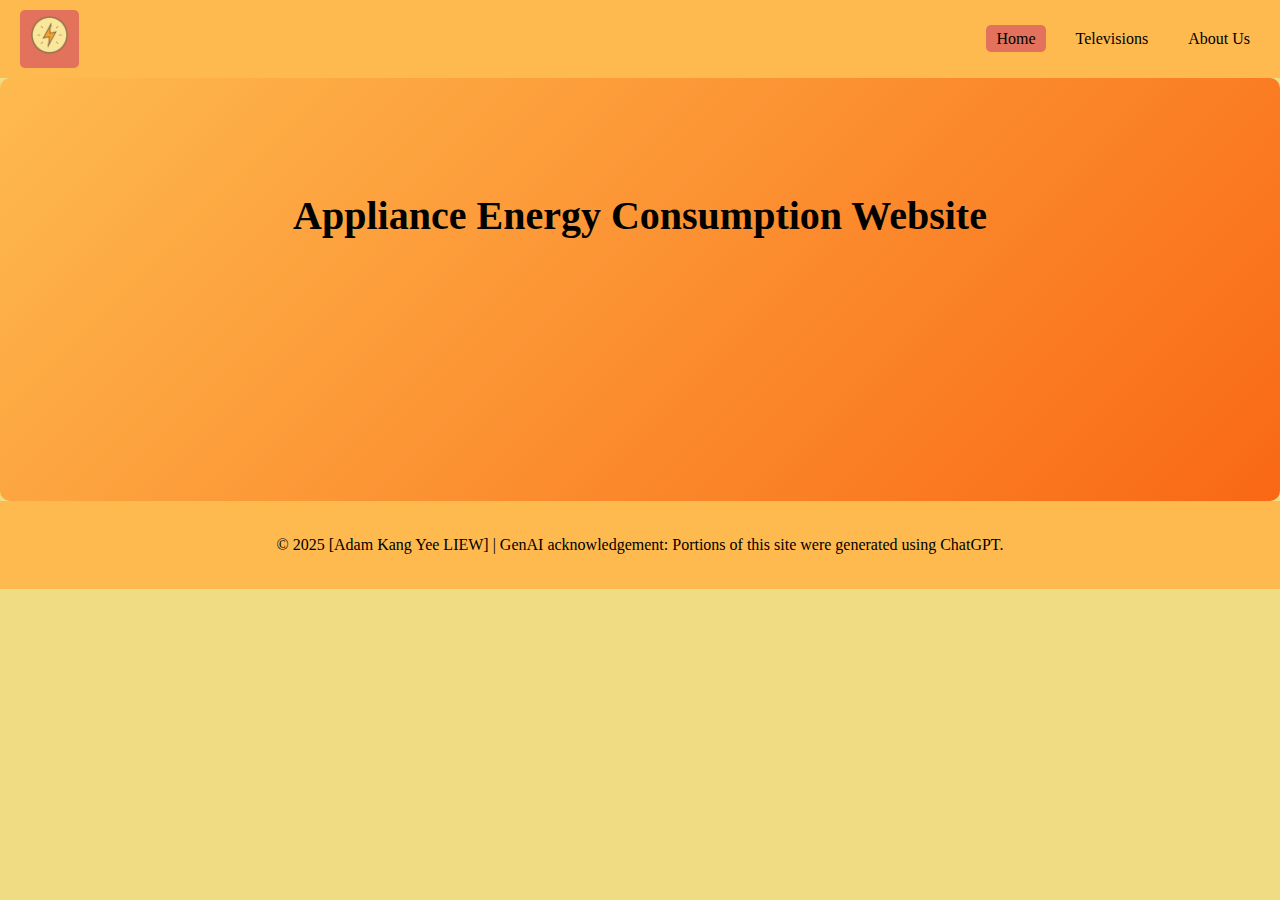
<file: index.html>
<!DOCTYPE html>
<html lang="en">
<head>
    <meta charset="UTF-8">
    <meta name="viewport" content="width=device-width, initial-scale=1.0">
    <title>Appliance Energy Consumption - Home</title>
    <link rel="stylesheet" href="style.css">
    <script src="script.js"></script>
</head>
<body>
<!-- Navigation -->
    <nav class="navbar">
        <a href="index.html"><img src="images/PowerIcon.png" alt="Power Logo" class="logo"></a>
        <ul>
            <li><a href="index.html" class="active">Home</a></li>
            <li><a href="televisions.html">Televisions</a></li>
            <li><a href="about.html">About Us</a></li>
        </ul>
    </nav>

<section class="banner">
    <h1>Appliance Energy Consumption Website </h1>
    <div id="content"></div>
    <!-- Give the SVG a size so shapes can be seen -->
    <svg width="300" height="150"></svg>
    <!-- Load D3 first, then your D3 code file -->
    <!-- <script src="https://d3js.org/d3.v7.min.js"></script> -->
    <!-- <script src="energy-d3.js"></script>  -->
</section>

<!-- NEW: Container for T04-3 chart -->
<div class="responsive-svg-container">
<!-- D3 library -->
<script src="https://d3js.org/d3.v7.min.js"></script>
<!-- NEW: JS for T04-3 only -->
<script src="t04-3-bars.js"></script>
</div>

</body>


<!-- Footer -->
<footer>
    <p>© 2025 [Adam Kang Yee LIEW] | GenAI acknowledgement: Portions of this site were generated using ChatGPT.</p>
</footer>
</body>
</html>
</file>
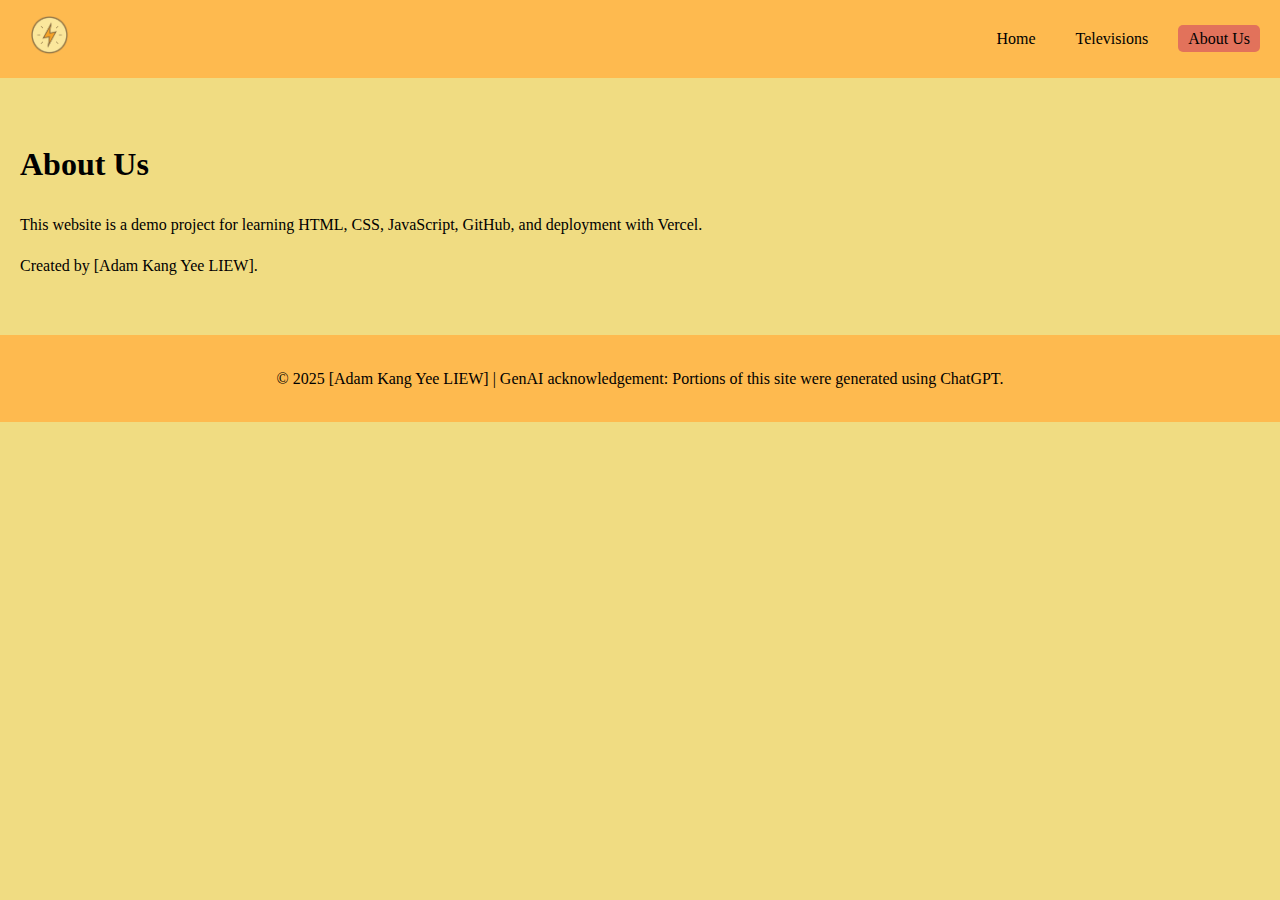
<file: about.html>
<!DOCTYPE html>
<html lang="en">
<head>
    <meta charset="UTF-8">
    <meta name="viewport" content="width=device-width, initial-scale=1.0">
    <title>Appliance Energy Consumption - About Us</title>
    <link rel="stylesheet" href="style.css">
    <script src="script.js"></script>
</head>
<body>
<!-- Navigation -->
    <nav class="navbar">
        <a href="index.html"><img src="images/PowerIcon.png" alt="Power Logo" class="logo"></a>
        <ul>
            <li><a href="index.html">Home</a></li>
            <li><a href="televisions.html">Televisions</a></li>
            <li><a href="about.html" class="active">About Us</a></li>
        </ul>
    </nav>

<!-- Content -->
<main>
    <h1>About Us</h1>
    <p>This website is a demo project for learning HTML, CSS, JavaScript, GitHub, and deployment with Vercel.</p>
    <p>Created by [Adam Kang Yee LIEW].</p>
</main>

<!-- Footer -->
<footer>
    <p>© 2025 [Adam Kang Yee LIEW] | GenAI acknowledgement: Portions of this site were generated using ChatGPT.</p>
</footer>
</body>
</html>
</file>
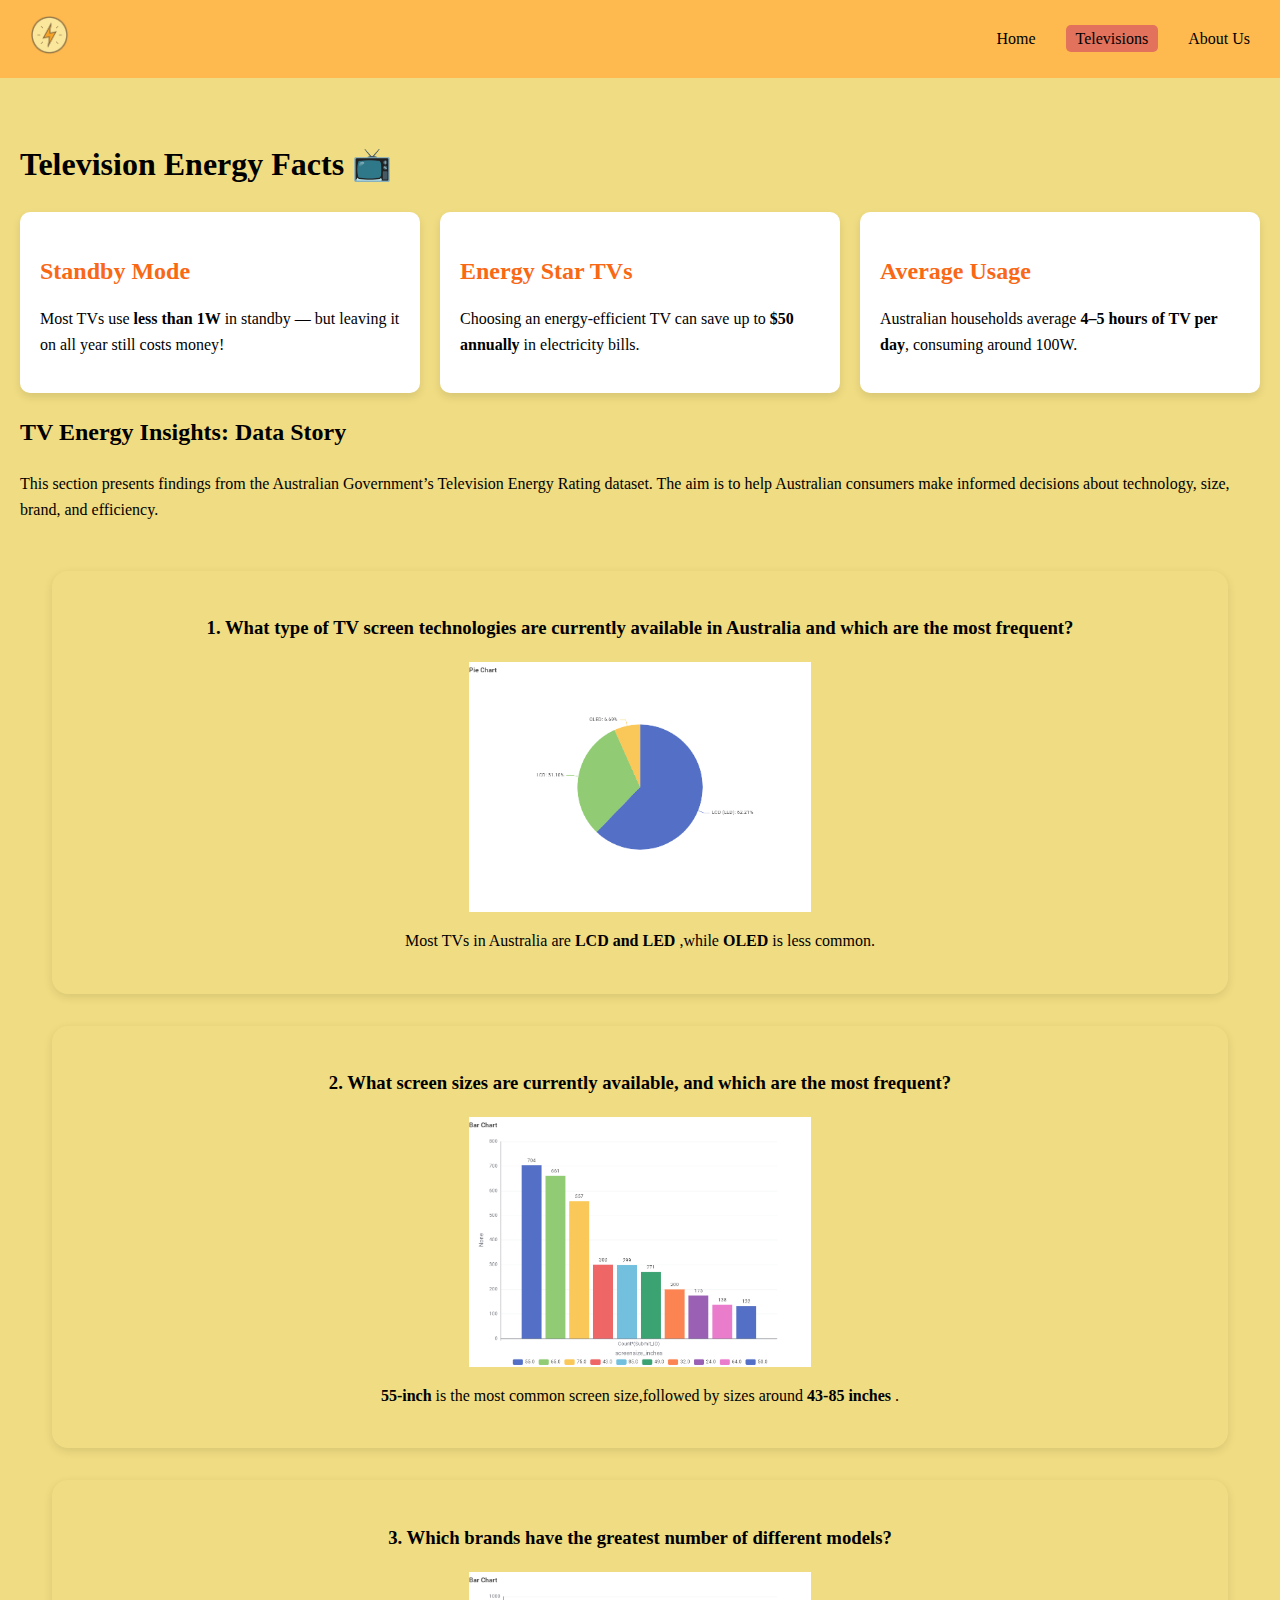
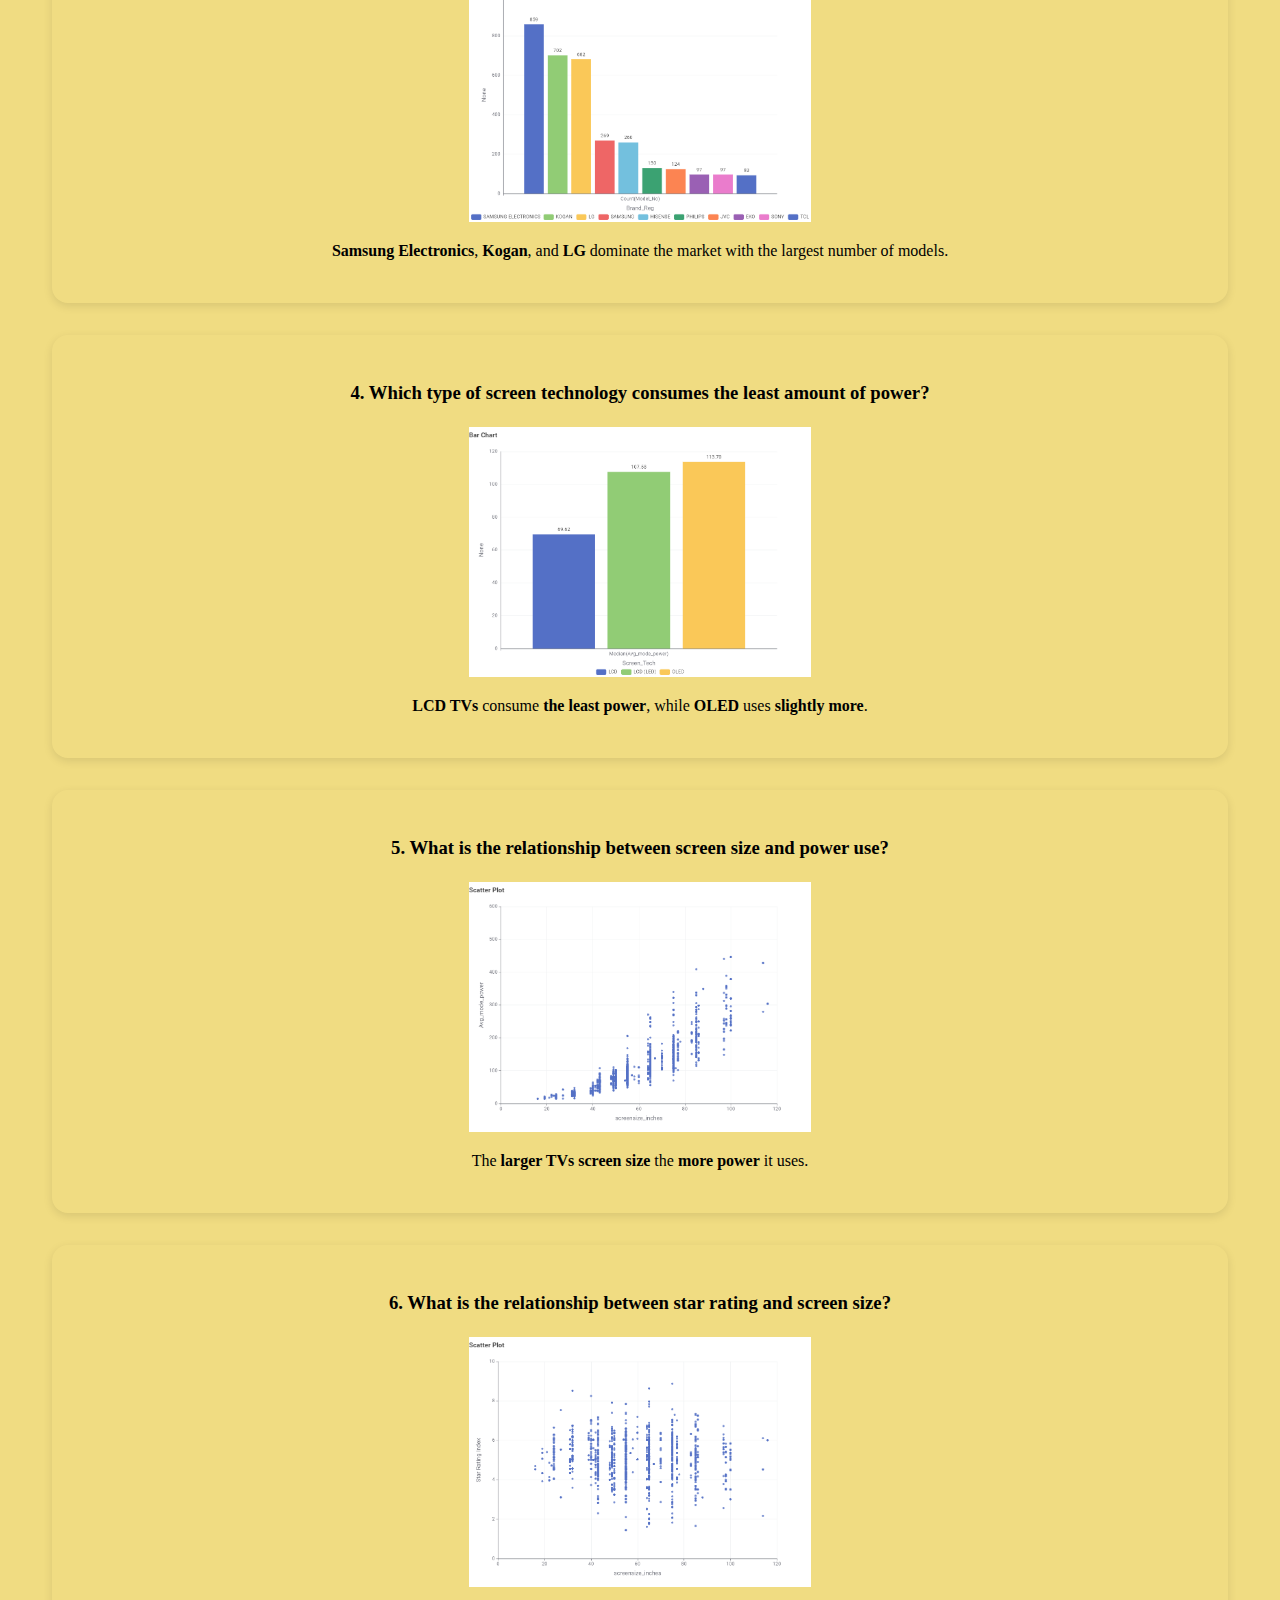
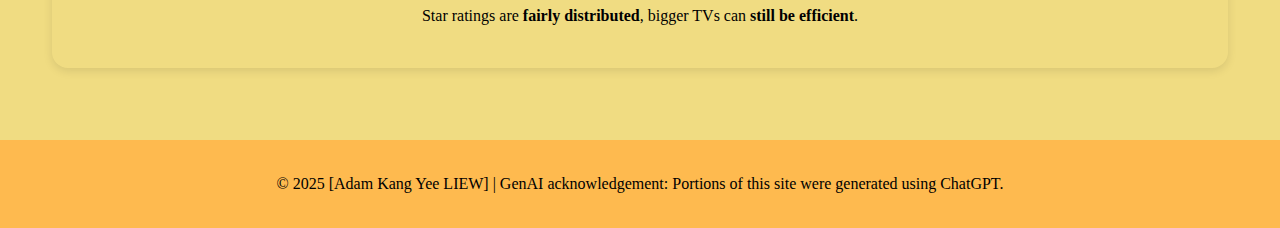
<file: televisions.html>
<!DOCTYPE html>
<html lang="en">
<head>
    <meta charset="UTF-8">
    <meta name="viewport" content="width=device-width, initial-scale=1.0">
    <title>Appliance Energy Consumption - Televisions</title>
    <link rel="stylesheet" href="style.css">
    <script src="script.js"></script>
</head>
<body>

    <nav class="navbar">
        <a href="index.html"><img src="images/PowerIcon.png" alt="Power Logo" class="logo"></a>
        <ul>
            <li><a href="index.html">Home</a></li>
            <li><a href="televisions.html" class="active">Televisions</a></li>
            <li><a href="about.html">About Us</a></li>
        </ul>
    </nav>


<main>
    <h1>Television Energy Facts 📺</h1>
    <div class="card-container">
        <div class="card">
            <h2>Standby Mode</h2>
            <p>Most TVs use <strong>less than 1W</strong> in standby — but leaving it on all year still costs money!</p>
        </div>
        <div class="card">
            <h2>Energy Star TVs</h2>
            <p>Choosing an energy-efficient TV can save up to <strong>$50 annually</strong> in electricity bills.</p>
        </div>
        <div class="card">
            <h2>Average Usage</h2>
            <p>Australian households average <strong>4–5 hours of TV per day</strong>, consuming around 100W.</p>
        </div>
    </div>

    <h2>TV Energy Insights: Data Story</h2>
        <p>This section presents findings from the Australian Government’s Television Energy Rating dataset. The aim is to help Australian consumers make informed decisions about technology, size, brand, and efficiency.</p>

    <div class="Visualization_box">
        <div class="Question1">
            <h3>1. What type of TV screen technologies are currently available in Australia and which are the most frequent?</h3>
            <img src="images/Quest_1.png" alt="Pie_chart" class="Charts">
            <p>Most TVs in Australia are <strong>LCD and LED</strong> ,while <strong>OLED</strong> is less common.</p>
        </div>
        <div class="Question2">
            <h3>2. What screen sizes are currently available, and which are the most frequent?</h3>
            <img src="images/Quest_2.png" alt="Bar_chart" class="Charts">
            <p><strong>55-inch</strong> is the most common screen size,followed by  sizes around <strong> 43-85 inches </strong>.</p>
        </div>
        <div class="Question3">
            <h3>3. Which brands have the greatest number of different models?</h3>
            <img src="images/Quest_3.png" alt="Bar_chart" class="Charts">
            <p><strong>Samsung Electronics</strong>, <strong>Kogan</strong>, and <strong>LG </strong>dominate the market with the largest number of models.</p>
        </div>
        <div class="Question4">
            <h3>4. Which type of screen technology consumes the least amount of power?</h3>
            <img src="images/Quest_4.png" alt="Bar_chart" class="Charts">
            <p><strong> LCD TVs </strong>consume <strong>the least power</strong>, while <strong>OLED</strong> uses <strong>slightly more</strong>.</p>
        </div>
        <div class="Question5">
            <h3>5. What is the relationship between screen size and power use?</h3>
            <img src="images/Quest_5.png" alt="Scatter_Plot" class="Charts">
            <p>The<strong> larger TVs screen size</strong> the <strong> more power</strong> it uses.</p>
        </div>
        <div class="Question6">
            <h3>6. What is the relationship between star rating and screen size?</h3>
            <img src="images/Quest_6.png" alt="Scatter_Plot" class="Charts">
            <p>Star ratings are <strong>fairly distributed</strong>, bigger TVs can <strong>still be efficient</strong>.</p>
        </div>
    </div>

</main>


<footer>
    <p>© 2025 [Adam Kang Yee LIEW] | GenAI acknowledgement: Portions of this site were generated using ChatGPT.</p>
</footer>
</body>
</html>
</file>
<file: style.css>
body {
    background-color: #f0dc82;
    line-height: 1.6;
    margin : 0 ;
}

.navbar {
    display: flex;
    align-items: center;
    justify-content: space-between;
    background-color: #FEBA4F; /* Match logo color */
    padding: 10px 20px;
}

.navbar .logo {
    height: 40px;
    cursor: pointer;
}

.navbar ul {
    list-style: none;
    display: flex;
    gap: 20px;
}
.navbar a {
    color: black;
    text-decoration: none;
    padding: 5px 10px;
    transition: background 0.3s;
}

.navbar a:hover {
    background-color: #f96815;
    border-radius: 5px;
}

.navbar a.active {
    background-color: #E2725B;
    border-radius: 5px;
}

/* Page Content */
main {
    flex: 1;
    padding: 40px 20px;
}

/* Footer */
footer {
    margin-top: auto;
    text-align: center;
    padding: 15px;
    background: #FEBA4F;
    color: Black;
}

/* style.css */
.card-container {
    display: flex;
    gap: 20px;
    flex-wrap: wrap;
    margin-top: 20px;
}

.card {
    background: white;
    padding: 20px;
    border-radius: 10px;
    box-shadow: 0 4px 8px rgba(0,0,0,0.1);
    flex: 1 1 250px;
    transition: transform 0.3s, box-shadow 0.3s;
}

.card:hover {
    transform: translateY(-8px);
    box-shadow: 0 8px 16px rgba(0,0,0,0.2);
}

.card h2 {
    margin-bottom: 10px;
    color: #f96815;
}

.banner {
    background: linear-gradient(135deg, #FEBA4F, #f96815);
    text-align: center;
    padding: 80px 20px;
    border-radius: 10px;
}

.banner h1 {
    font-size: 2.5rem;
    margin-bottom: 15px;
}

.responsive-svg-container {
    margin: 0 auto;
    width: 100%;
    max-width: 1200px;
}

.Charts {
    display: block;
    width: 100%;
    max-width: 400px;
    max-height: 250px;
    height: auto;
    border-radius: 0.5rem;
    object-fit: contain;
    object-position: center;
    margin: 0 auto 1rem auto;
}


.Visualization_box {
    display: flex;
    flex-wrap: wrap;
    justify-content: center;
    align-items: stretch;
    gap: 2rem;
    padding: 2rem;
    max-width: 1400px;
    margin: 0 auto;
    box-sizing: border-box;
}


.Visualization_box > div {
    flex: 1 1 45%;
    min-width: 300px;
    border-radius: 1rem;
    box-shadow: 0 3px 10px rgba(0,0,0,0.1);
    padding: 1.5rem;
    text-align: center;
    transition: transform 0.25s ease, box-shadow 0.25s ease;
}
</file>
